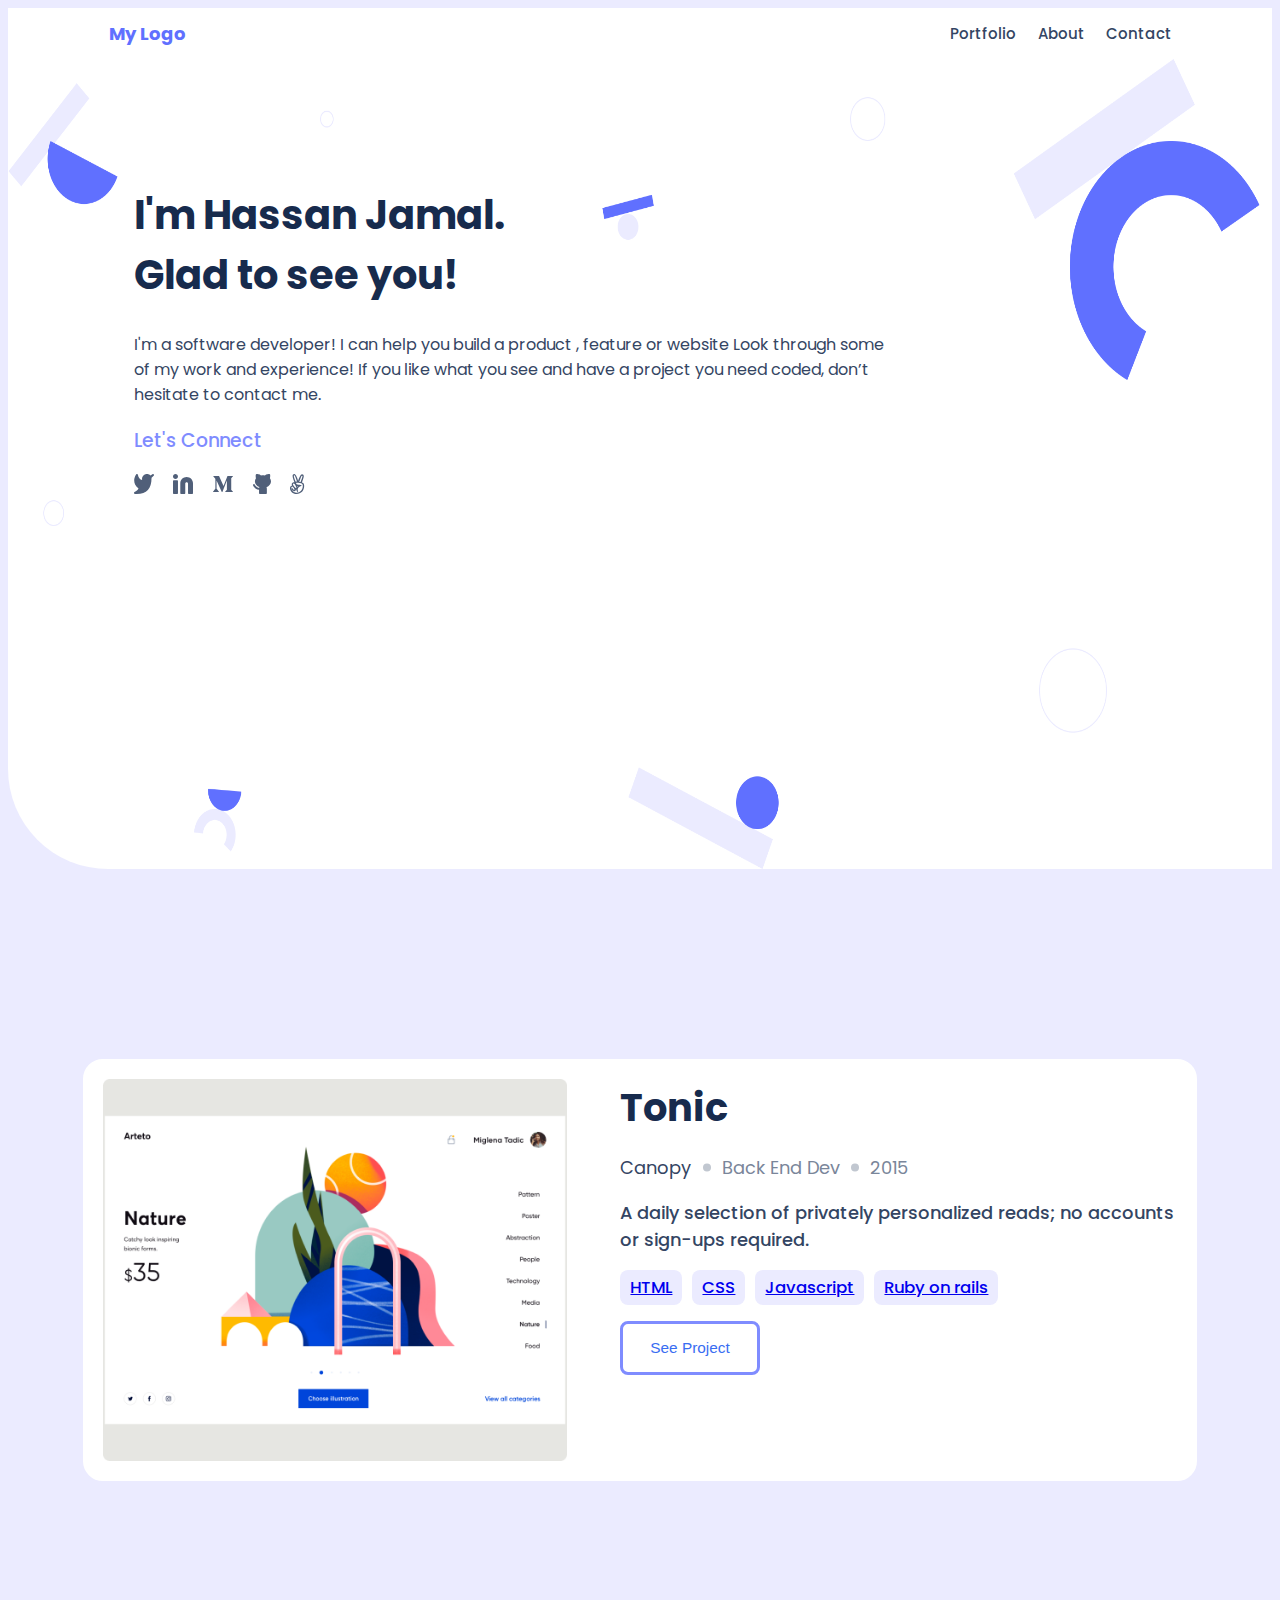
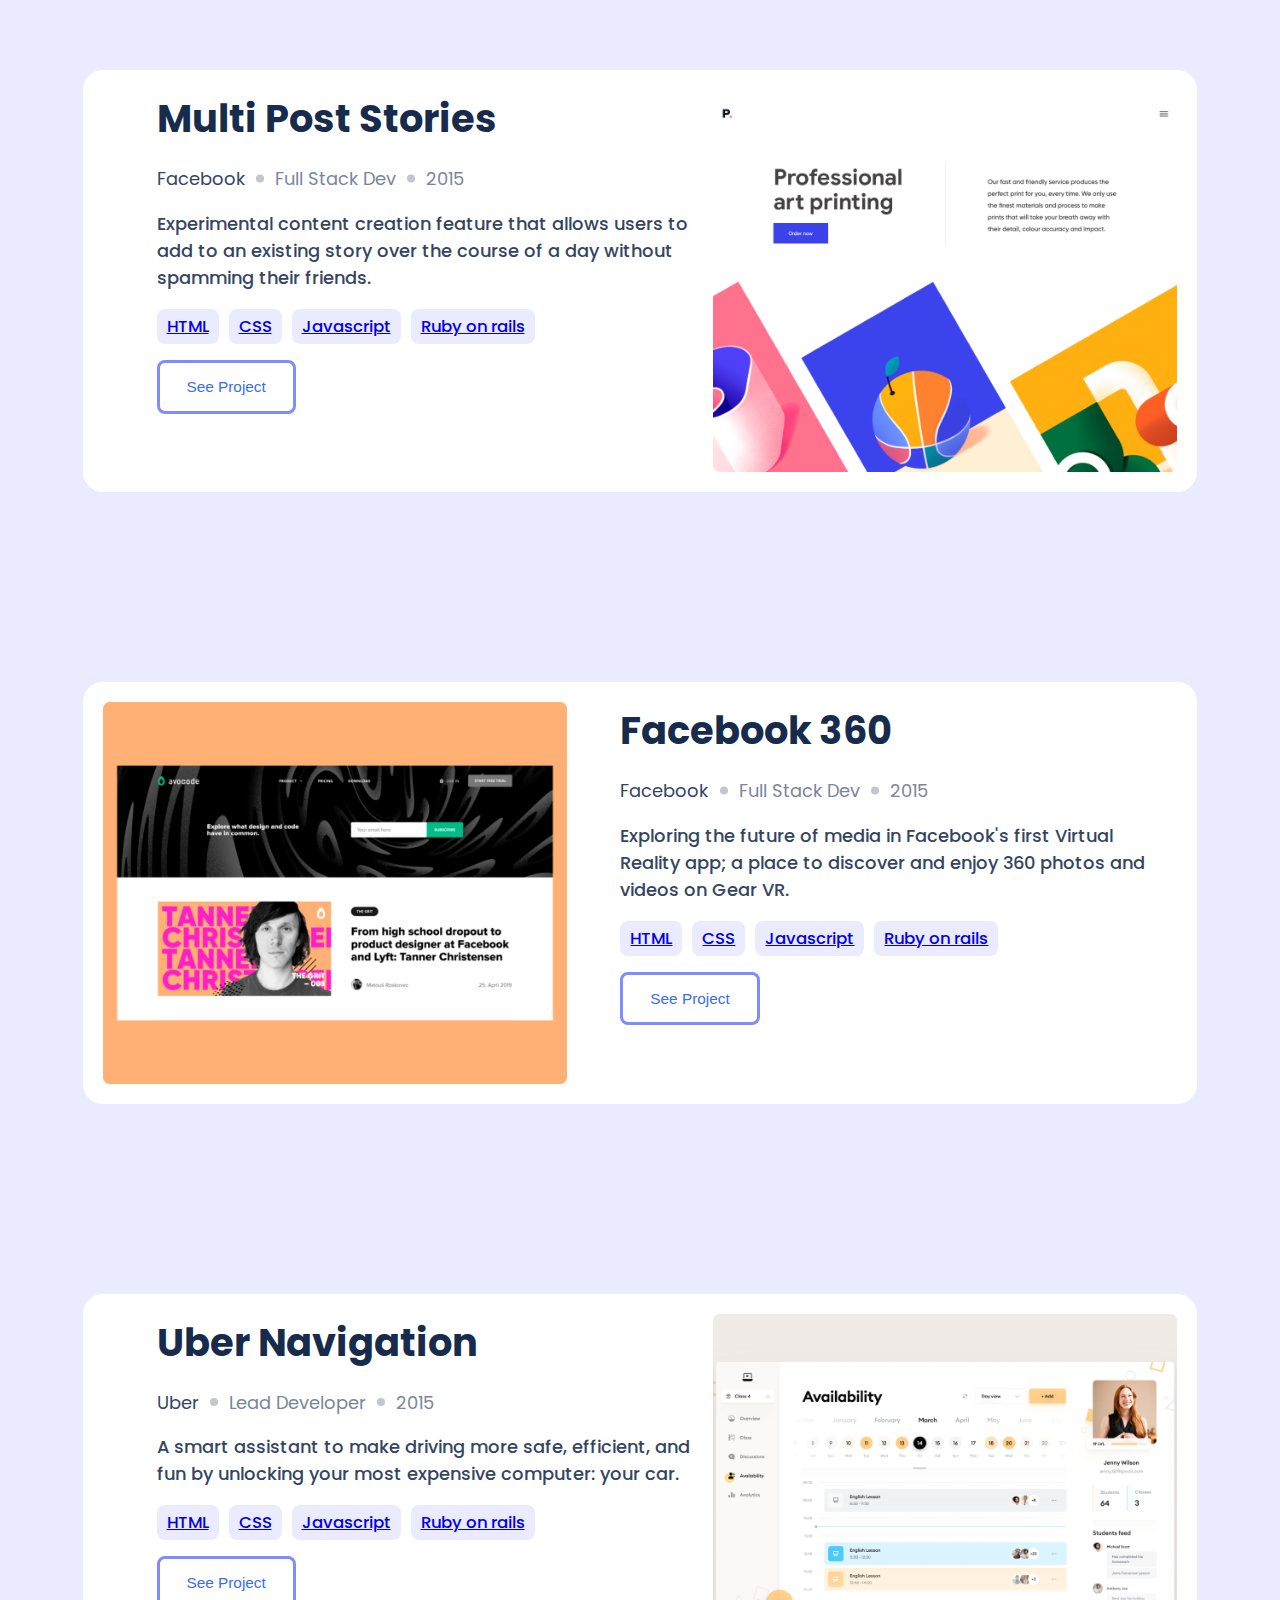
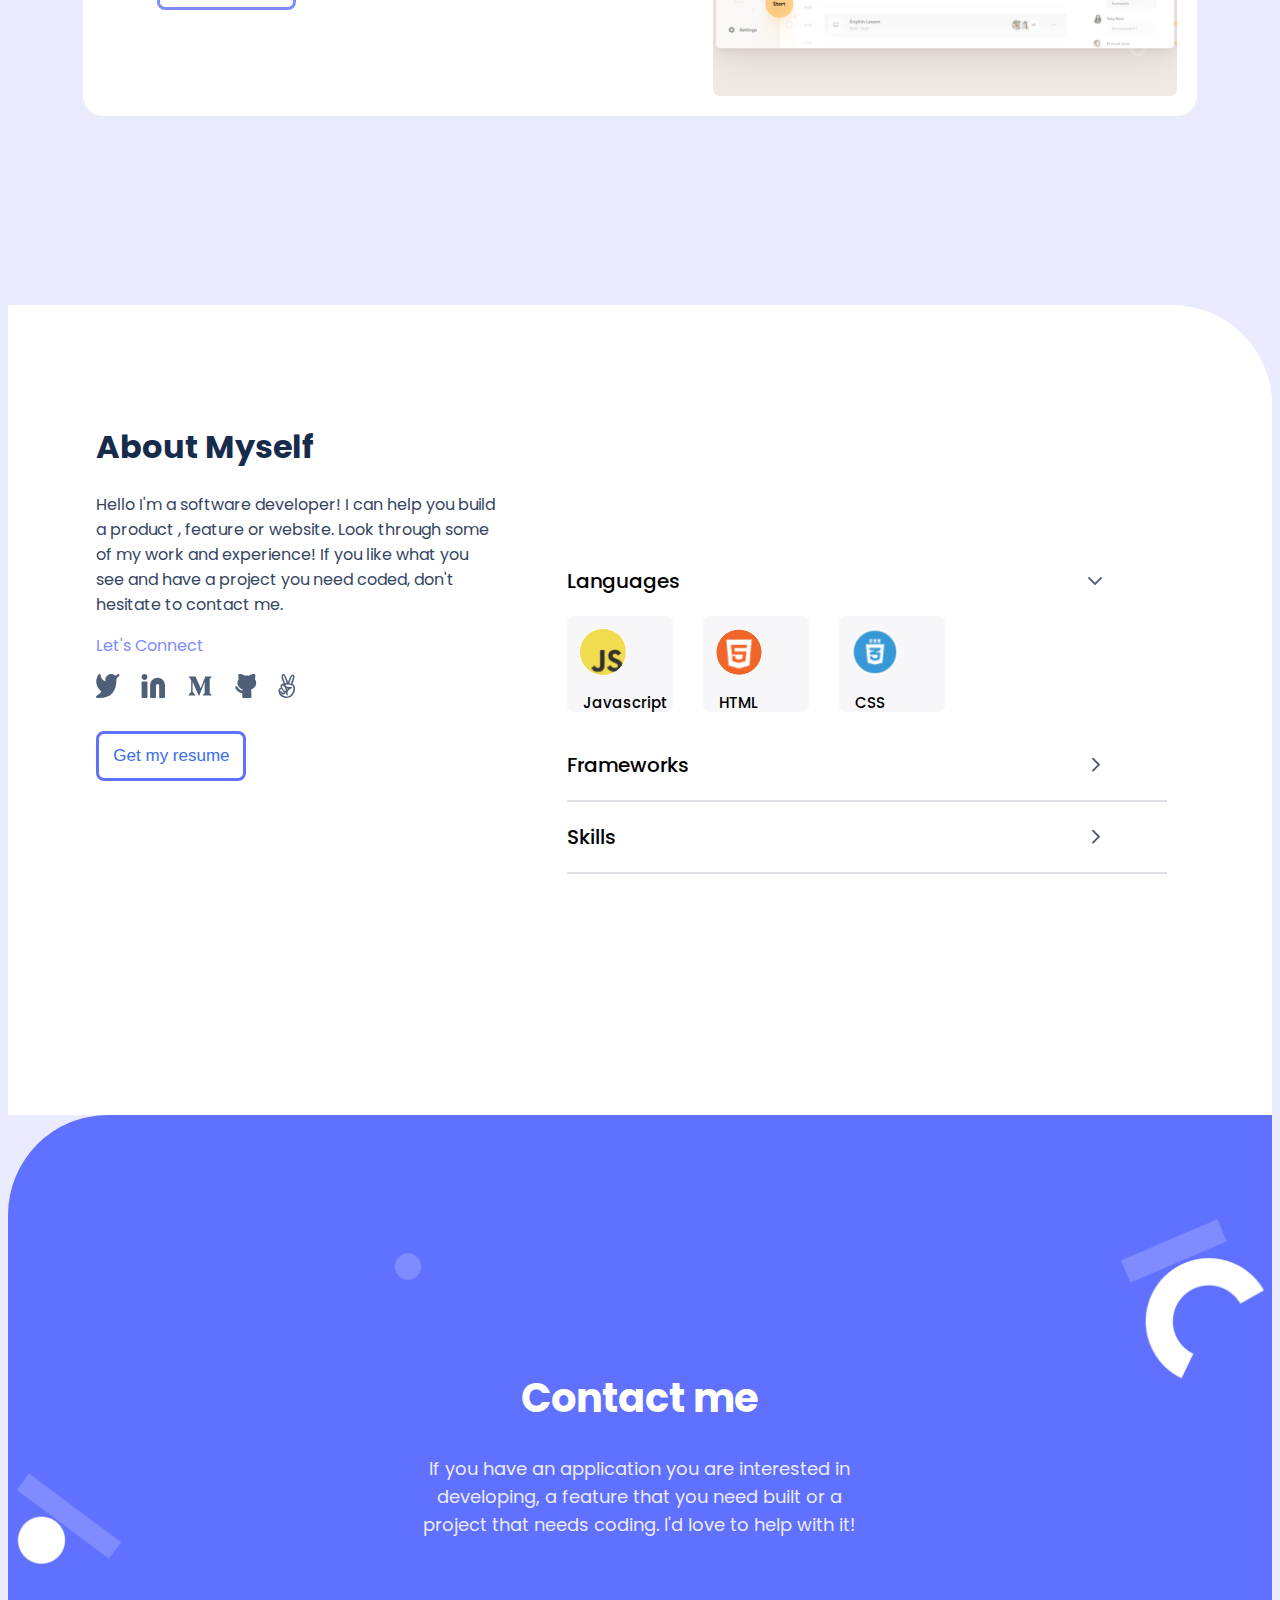
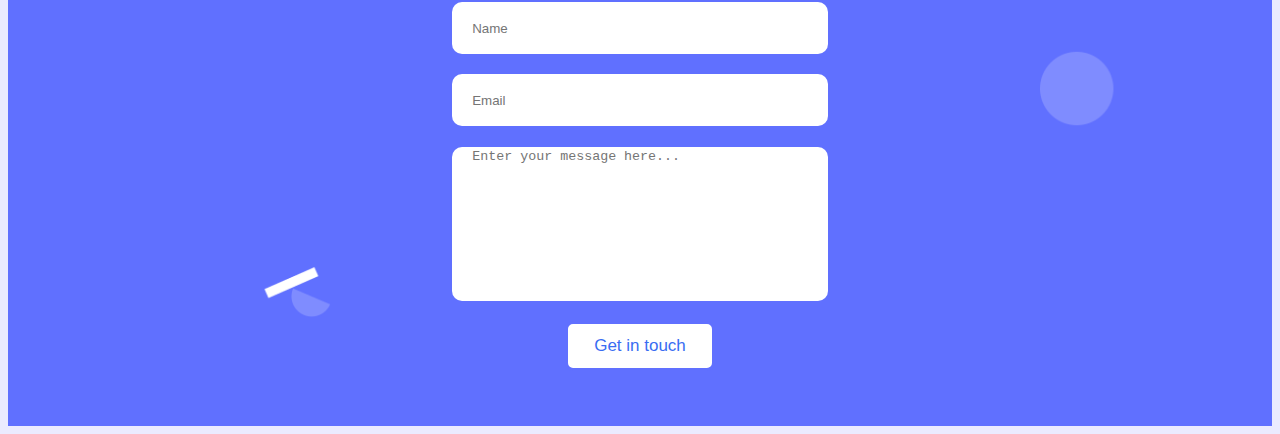
<file: index.html>
<!DOCTYPE html>
<html lang="en">
<head>
    <meta charset="UTF-8">
    <meta name="viewport" content="width=device-width, initialv-scale=1.0">
    <title>Portfolio</title>
    <link rel="stylesheet" href="./style.css">
</head>
<body>
    <div class="navbar">
        <h1 class="logo">My Logo</h1>
        <div class="pc-hide ham-menu" id="hamMenu">
            <div class="bar"></div>
            <div class="bar"></div>
            <div class="bar"></div>
        </div>   
        <img src="./Menu.svg" alt="menu icon" class="menu">
        <div class="navbar-links">
            <a href="#work-section" class="navbar-link">Portfolio</a>
            <a href="#about" class="navbar-link">About</a>
            <a href="#contact" class="navbar-link">Contact</a>
        </div>
    </div>
    <div class="HeadLine">
        <h1 class="intro">I'm Hassan Jamal. Glad to see you!</h1>
        <p class="para">I'm a software developer! I can help you build a product , feature or website Look through some of my work and experience! If you like what you see and have a project you need coded, don’t hesitate to contact me.</p>
        <h3 class="connect">Let's Connect</h3>
        <img src="./SocialMedia.svg" alt="Social Media Icons" class="lets-connect">
    </div>
    <div id="work-section" class="worksection">
        <div class="memo">
            <div class="img">
                <img class="mob-hide" src="./Desktop/Snapshoot1.png" alt="memo1">
                <img class="pc-hide" src="./Snapshoot1.png" alt="memo1">
            </div>
            <div class="AboutCard">
                <h1>Tonic</h1>
                <div class="techs">
                    <h3 class="tech-item no-margin">Canopy</h3>
                    <img src="./Counter.svg" alt="">
                    <h3 class="tech-item">Back End Dev</h3>
                    <img src="./Counter.svg" alt="">
                    <h3 class="tech-item">2015</h3>
                </div>
                <p>A daily selection of privately personalized reads; no accounts or sign-ups required.</p>
             <ul>
                        <li class="lang-list"><a href="https://html.spec.whatwg.org/multipage/">HTML</a></li>
                        <li class="lang-list margin"><a href="https://devdocs.io/css/">CSS</a></li>
                        <li class="lang-list margin"><a href="https://devdocs.io/javascript/">Javascript</a></li>
                        <li  class="mob-hide lang-list margin"><a href="https://guides.rubyonrails.org/">Ruby on rails</a></li>
                    </ul>
                <button class="project">See Project</button>
            </div>
        </div>
        <div class="memo reverse-memo">
            <div class="img">
                <img class="mob-hide" src="./Desktop/Snapshoot2.png" alt="memo2">
                <img class="pc-hide" src="./Snapshoot2.png" alt="memo2">
            </div>
            <div class="AboutCard">
                <h1 class="pc-hide">Multi Post Stories</h1>
                <h1 class="mob-hide">Multi Post Stories</h1>
                <div class="techs">
                    <h3 class="tech-item no-margin mob-hide">Facebook</h3>
                    <h3 class="tech-item no-margin pc-hide">Canopy</h3>
                    <img src="./Counter.svg" alt="">
                    <h3 class="tech-item pc-hide">Back End Dev</h3>
                    <h3 class="tech-item mob-hide">Full Stack Dev</h3>
                    <img src="./Counter.svg" alt="">
                    <h3 class="tech-item">2015</h3>
                </div>
                <p class="pc-hide">A daily selection of privately personalized reads; no accounts or sign-ups required.</p>
                <p class="mob-hide">Experimental content creation feature that allows users to add to an existing story over the course of a day without spamming their friends.</p>
                 <ul>
                        <li class="lang-list"><a href="https://html.spec.whatwg.org/multipage/">HTML</a></li>
                        <li class="lang-list margin"><a href="https://devdocs.io/css/">CSS</a></li>
                        <li class="lang-list margin"><a href="https://devdocs.io/javascript/">Javascript</a></li>
                        <li  class="mob-hide lang-list margin"><a href="https://guides.rubyonrails.org/">Ruby on rails</a></li>
                    </ul>
                <button class="project">See Project</button>
            </div>
        </div>
        <div class="memo">
            <div class="img">
                <img class="mob-hide" src="./Desktop/Snapshoot3.png" alt="memo3">
                <img class="pc-hide" src="./Snapshoot3.png" alt="memo3">
            </div>
            <div class="AboutCard">
                <h1 class="pc-hide">Tonic</h1>
                <h1 class="mob-hide">Facebook 360</h1>
                <div class="techs">
                    <h3 class="tech-item no-margin mob-hide">Facebook</h3>
                    <h3 class="tech-item no-margin pc-hide">Canopy</h3>
                    <img src="./Counter.svg" alt="">
                    <h3 class="tech-item pc-hide">Back End Dev</h3>
                    <h3 class="tech-item mob-hide">Full Stack Dev</h3>
                    <img src="./Counter.svg" alt="">
                    <h3 class="tech-item">2015</h3>
                </div>
                <p class="pc-hide">A daily selection of privately personalized reads; no accounts or sign-ups required.</p>
                <p class="mob-hide">Exploring the future of media in Facebook's first Virtual Reality app; a place to discover and enjoy 360 photos and videos on Gear VR.</p>
                 <ul>
                        <li class="lang-list"><a href="https://html.spec.whatwg.org/multipage/">HTML</a></li>
                        <li class="lang-list margin"><a href="https://devdocs.io/css/">CSS</a></li>
                        <li class="lang-list margin"><a href="https://devdocs.io/javascript/">Javascript</a></li>
                        <li  class="mob-hide lang-list margin"><a href="https://guides.rubyonrails.org/">Ruby on rails</a></li>
                    </ul>
                <button class="project">See Project</button>
            </div>
        </div>
        </div>
        <div class="memo reverse-memo">
            <div class="img">
                <img class="mob-hide" src="./Desktop/Snapshoot4.png" alt="memo4">
                <img class="pc-hide" src="./Snapshoot4.png" alt="memo4">
            </div>
            <div class="AboutCard">
                <h1 class="mob-hide">Uber Navigation</h1>
                <h1 class="pc-hide">Multi Post Stories</h1>
                <div class="techs">
                    <h3 class="tech-item no-margin pc-hide">Canopy</h3>
                    <h3 class="tech-item no-margin mob-hide">Uber</h3>
                    <img src="./Counter.svg" alt="">
                    <h3 class="tech-item pc-hide">Back End Dev</h3>
                    <h3 class="tech-item mob-hide">Lead Developer</h3>
                    <img src="./Counter.svg" alt="">
                    <h3 class="tech-item">2015</h3>
                </div>
                <p class="pc-hide">A daily selection of privately personalized reads; no accounts or sign-ups required.</p>
                <p class="mob-hide">A smart assistant to make driving more safe, efficient, and fun by unlocking your most expensive computer: your car.</p>
                  <ul>
                        <li class="lang-list"><a href="https://html.spec.whatwg.org/multipage/">HTML</a></li>
                        <li class="lang-list margin"><a href="https://devdocs.io/css/">CSS</a></li>
                        <li class="lang-list margin"><a href="https://devdocs.io/javascript/">Javascript</a></li>
                        <li  class="mob-hide lang-list margin"><a href="https://guides.rubyonrails.org/">Ruby on rails</a></li>
                    </ul>
                <button class="project">See Project</button>
            </div>
        </div>
    </div>
    <div id="about" class="skills">
        <div class="details">
            <h1>About Myself</h1>
            <p>Hello I'm a software developer! I can help you build a product , feature or website. Look through some of my work and experience! If you like what you see and have a project you need coded, don't hesitate to contact me.</p>
            <h3 class="connect-skills">Let's Connect</h3>
            <img src="./SocialMedia.svg" alt="social media icons" class="lets-connect-skills">
            <button class="resume" >Get my resume</button>
        </div>
        <div class="langs">
            <div class="list-header">
                <h3>Languages</h3>
                <img src="./arrowdown.svg" alt="arrow">
            </div>
            <div class="languages">
                <div class="lang-item">
                    <img src="./js.svg" alt="">
                    <h3>Javascript</h3>
                </div>
                <div class="lang-item">
                    <img src="./html.svg" alt="">
                    <h3>HTML</h3>
                </div>
                <div class="lang-item">
                    <img src="./css.svg" alt="">
                    <h3>CSS</h3>
                </div>
            </div>
            <div class="list-header border">
                <h3>Frameworks</h3>
                <img src="./arrow.svg" alt="arrow">
            </div>
            <div class="list-header border">
                <h3>Skills</h3>
                <img src="./arrow.svg" alt="arrow">
            </div>
        </div>
    </div>
    <div id="contact" class="contact-form">
        <h1>Contact me</h1>
        <p>If you have an application you are interested in developing, a feature that you need built or a project that needs coding. I'd love to help with it!</p>
        <form class="form" action="https://formspree.io/f/mqkvgqod" method="post">
            <input class="name" name="full-name" type="text" placeholder="Name" required>
            <input class="name" name="email" type="email" placeholder="Email" required>
            <textarea class="text" name="message" type="text" placeholder="Enter your message here..." required></textarea>
            <button class="submit">Get in touch</button>
        </form>
        <div class="footer"></div>
    </div>
</body>
</html>
</file>
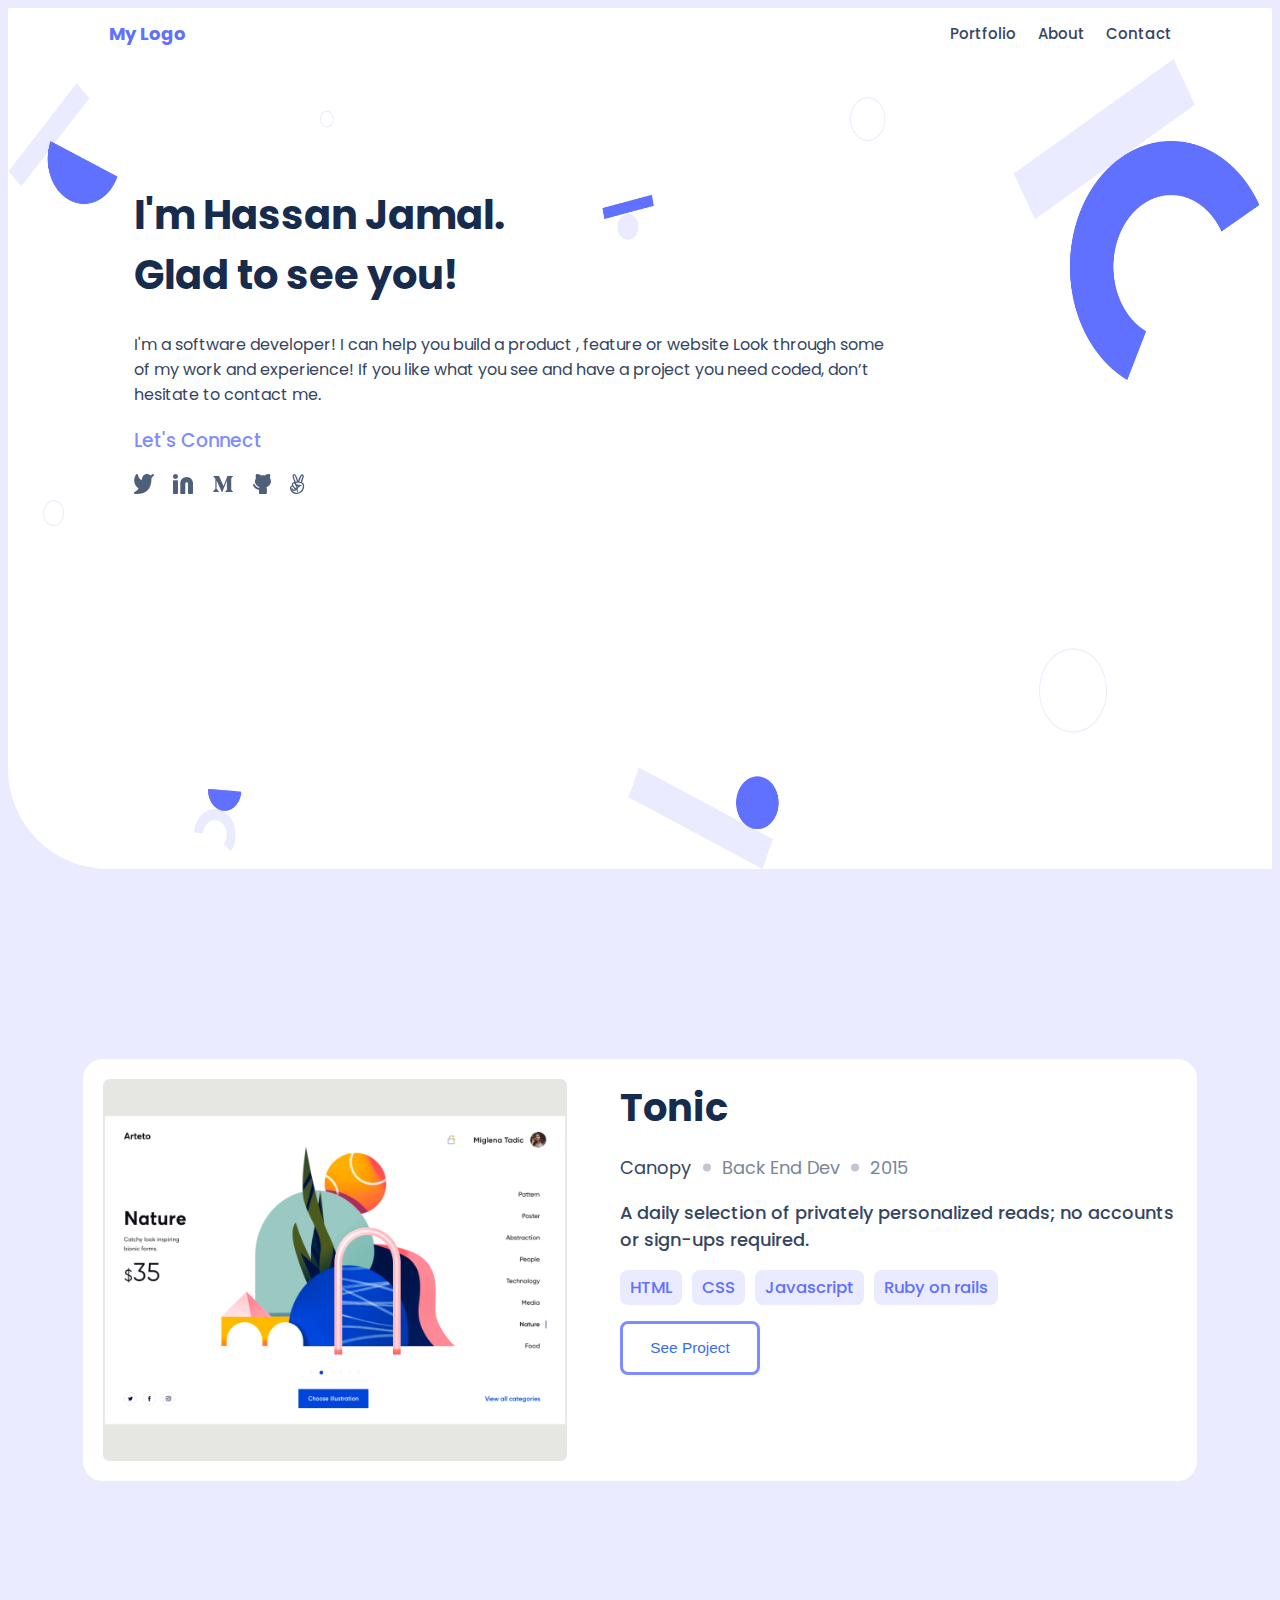
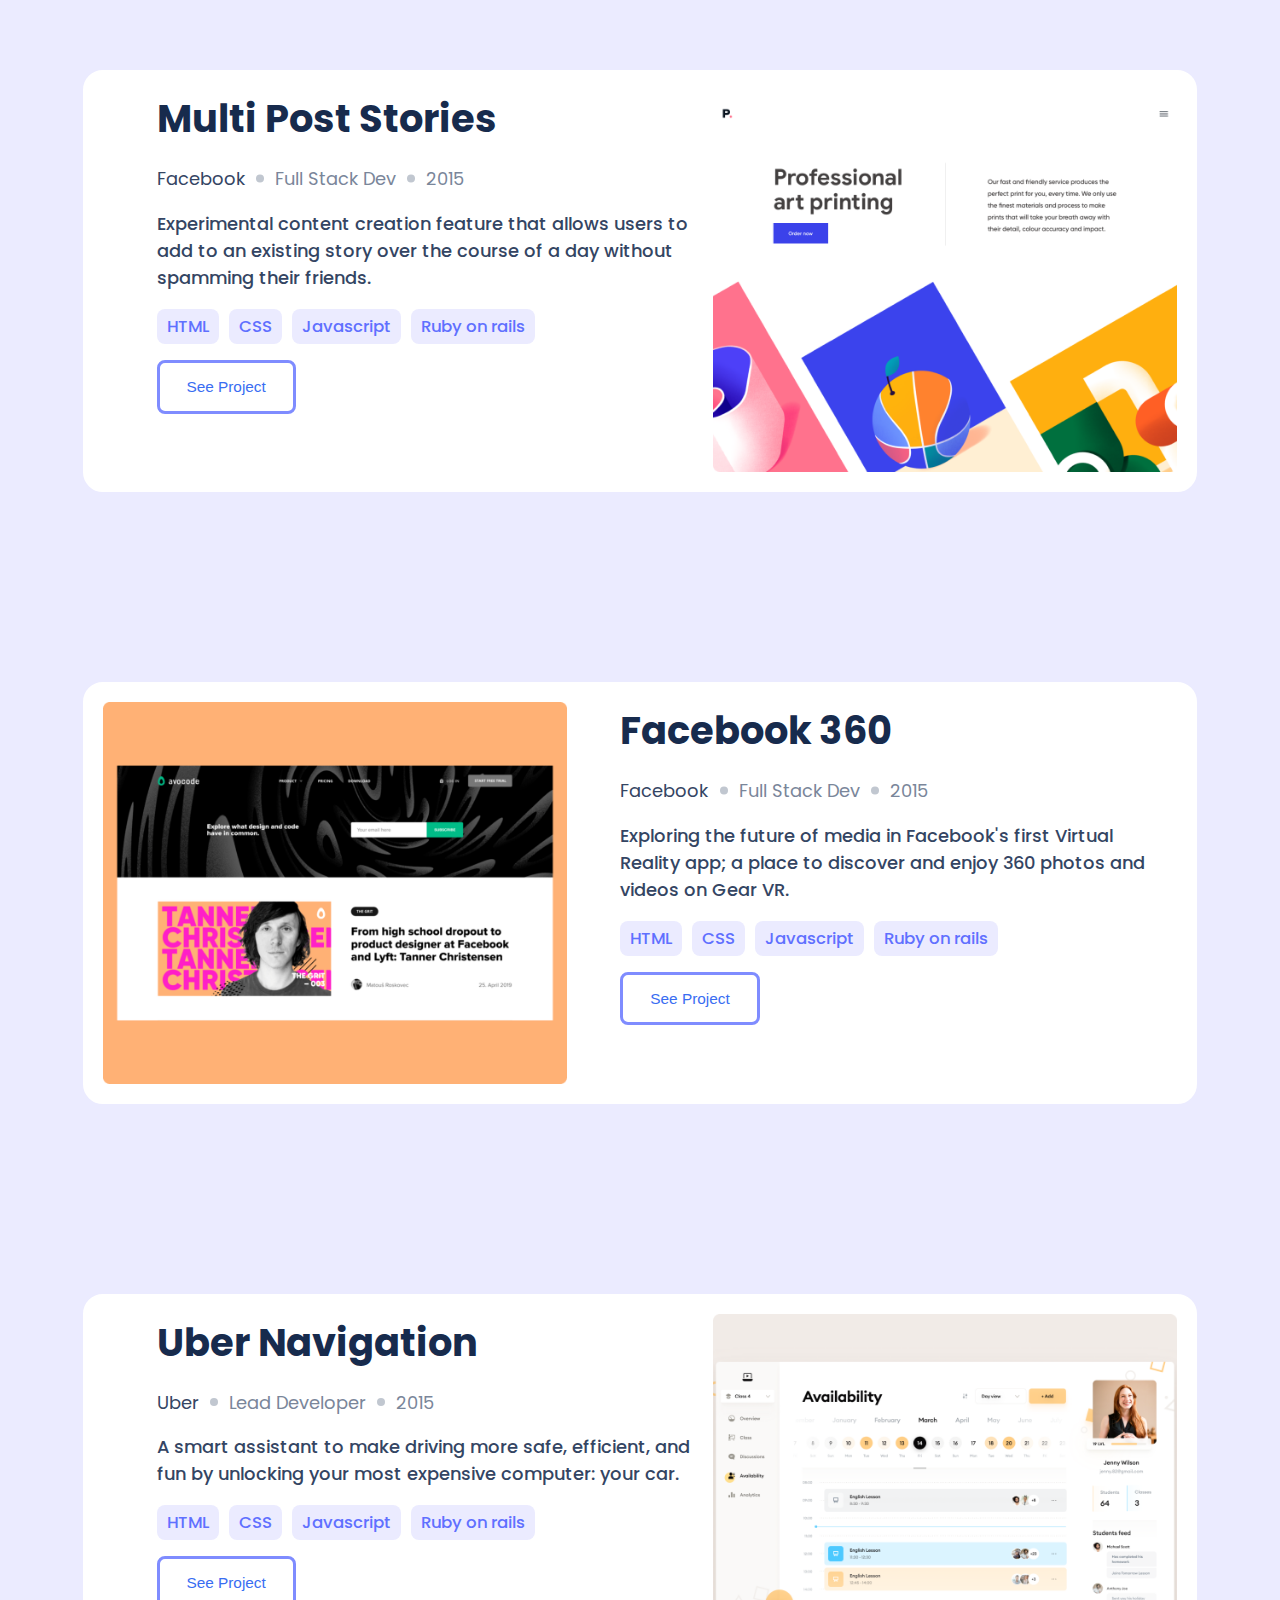
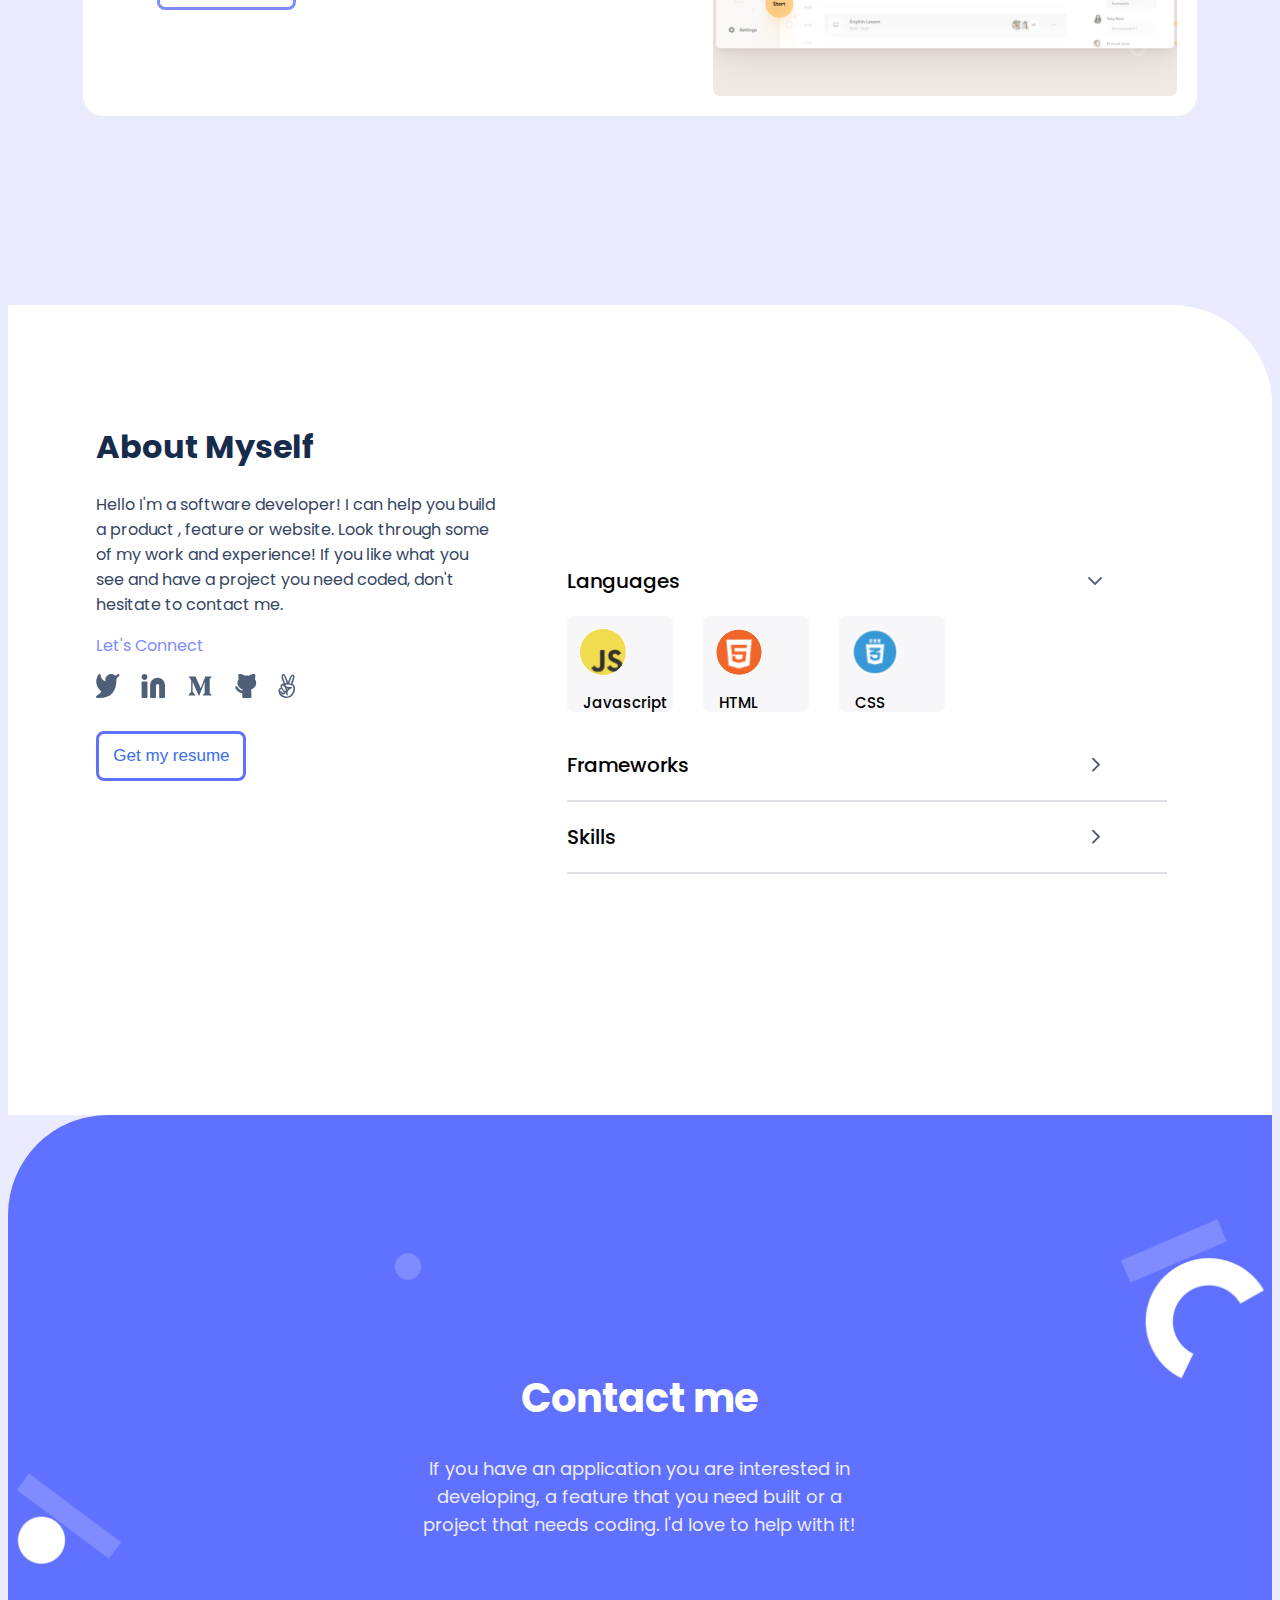
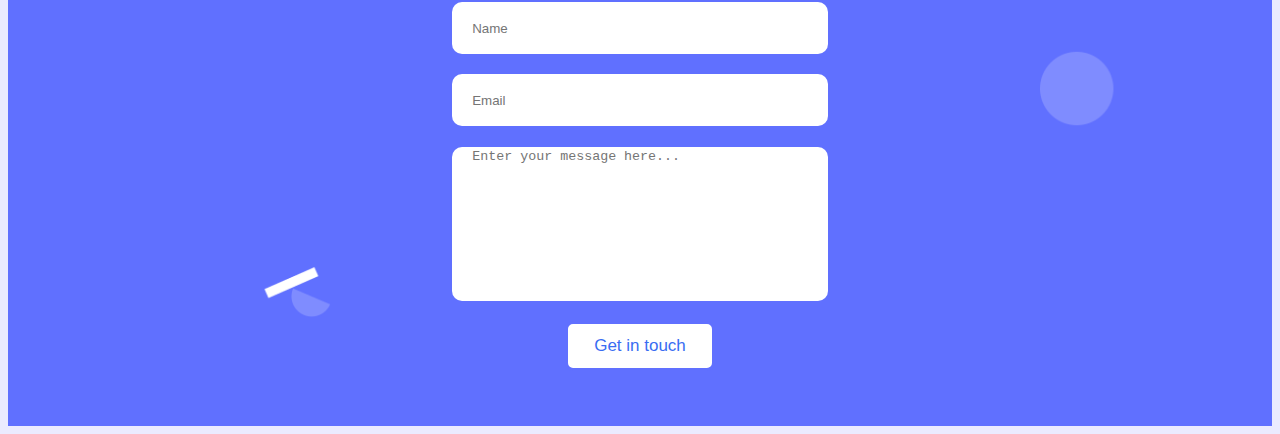
<file: portfolio.html>
<!DOCTYPE html>
<html lang="en">
<head>
    <meta charset="UTF-8">
    <meta name="viewport" content="width=device-width, initialv-scale=1.0">
    <title>Portfolio</title>
    <link rel="stylesheet" href="./mystyle.css">
</head>
<body>
    <div class="navbar">
        <h1 class="logo">My Logo</h1>
        <img src="./Menu.svg" alt="menu icon" class="menu">
        <div class="navbar-links">
            <a href="#work-section" class="navbar-link">Portfolio</a>
            <a href="#about" class="navbar-link">About</a>
            <a href="#contact" class="navbar-link">Contact</a>
        </div>
    </div>
    <div class="HeadLine">
        <h1 class="intro">I'm Hassan Jamal. Glad to see you!</h1>
        <p class="para">I'm a software developer! I can help you build a product , feature or website Look through some of my work and experience! If you like what you see and have a project you need coded, don’t hesitate to contact me.</p>
        <h3 class="connect">Let's Connect</h3>
        <img src="./SocialMedia.svg" alt="Social Media Icons" class="lets-connect">
    </div>
    <div id="work-section" class="worksection">
        <div class="memo">
            <div class="img">
                <img class="mob-hide" src="./Desktop/Snapshoot1.png" alt="memo1">
                <img class="pc-hide" src="./Snapshoot1.png" alt="memo1">
            </div>
            <div class="AboutCard">
                <h1>Tonic</h1>
                <div class="techs">
                    <h3 class="tech-item no-margin">Canopy</h3>
                    <img src="./Counter.svg" alt="">
                    <h3 class="tech-item">Back End Dev</h3>
                    <img src="./Counter.svg" alt="">
                    <h3 class="tech-item">2015</h3>
                </div>
                <p>A daily selection of privately personalized reads; no accounts or sign-ups required.</p>
                <ul>
                    <li class="lang-list">HTML</li>
                    <li class="lang-list margin">CSS</li>
                    <li class="lang-list margin">Javascript</li>
                    <li  class="mob-hide lang-list margin">Ruby on rails</li>
                </ul>
                <button class="project">See Project</button>
            </div>
        </div>
        <div class="memo reverse-memo">
            <div class="img">
                <img class="mob-hide" src="./Desktop/Snapshoot2.png" alt="memo2">
                <img class="pc-hide" src="./Snapshoot2.png" alt="memo2">
            </div>
            <div class="AboutCard">
                <h1 class="pc-hide">Multi Post Stories</h1>
                <h1 class="mob-hide">Multi Post Stories</h1>
                <div class="techs">
                    <h3 class="tech-item no-margin mob-hide">Facebook</h3>
                    <h3 class="tech-item no-margin pc-hide">Canopy</h3>
                    <img src="./Counter.svg" alt="">
                    <h3 class="tech-item pc-hide">Back End Dev</h3>
                    <h3 class="tech-item mob-hide">Full Stack Dev</h3>
                    <img src="./Counter.svg" alt="">
                    <h3 class="tech-item">2015</h3>
                </div>
                <p class="pc-hide">A daily selection of privately personalized reads; no accounts or sign-ups required.</p>
                <p class="mob-hide">Experimental content creation feature that allows users to add to an existing story over the course of a day without spamming their friends.</p>
                <ul>
                    <li class="lang-list">HTML</li>
                    <li class="lang-list margin">CSS</li>
                    <li class="lang-list margin">Javascript</li>
                    <li  class="mob-hide lang-list margin">Ruby on rails</li>
                </ul>
                <button class="project">See Project</button>
            </div>
        </div>
        <div class="memo">
            <div class="img">
                <img class="mob-hide" src="./Desktop/Snapshoot3.png" alt="memo3">
                <img class="pc-hide" src="./Snapshoot3.png" alt="memo3">
            </div>
            <div class="AboutCard">
                <h1 class="pc-hide">Tonic</h1>
                <h1 class="mob-hide">Facebook 360</h1>
                <div class="techs">
                    <h3 class="tech-item no-margin mob-hide">Facebook</h3>
                    <h3 class="tech-item no-margin pc-hide">Canopy</h3>
                    <img src="./Counter.svg" alt="">
                    <h3 class="tech-item pc-hide">Back End Dev</h3>
                    <h3 class="tech-item mob-hide">Full Stack Dev</h3>
                    <img src="./Counter.svg" alt="">
                    <h3 class="tech-item">2015</h3>
                </div>
                <p class="pc-hide">A daily selection of privately personalized reads; no accounts or sign-ups required.</p>
                <p class="mob-hide">Exploring the future of media in Facebook's first Virtual Reality app; a place to discover and enjoy 360 photos and videos on Gear VR.</p>
                <ul>
                    <li class="lang-list">HTML</li>
                    <li class="lang-list margin">CSS</li>
                    <li class="lang-list margin">Javascript</li>
                    <li  class="mob-hide lang-list margin">Ruby on rails</li>
                </ul>
                <button class="project">See Project</button>
            </div>
        </div>
        </div>
        <div class="memo reverse-memo">
            <div class="img">
                <img class="mob-hide" src="./Desktop/Snapshoot4.png" alt="memo4">
                <img class="pc-hide" src="./Snapshoot4.png" alt="memo4">
            </div>
            <div class="AboutCard">
                <h1 class="mob-hide">Uber Navigation</h1>
                <h1 class="pc-hide">Multi Post Stories</h1>
                <div class="techs">
                    <h3 class="tech-item no-margin pc-hide">Canopy</h3>
                    <h3 class="tech-item no-margin mob-hide">Uber</h3>
                    <img src="./Counter.svg" alt="">
                    <h3 class="tech-item pc-hide">Back End Dev</h3>
                    <h3 class="tech-item mob-hide">Lead Developer</h3>
                    <img src="./Counter.svg" alt="">
                    <h3 class="tech-item">2015</h3>
                </div>
                <p class="pc-hide">A daily selection of privately personalized reads; no accounts or sign-ups required.</p>
                <p class="mob-hide">A smart assistant to make driving more safe, efficient, and fun by unlocking your most expensive computer: your car.</p>
                <ul>
                    <li class="lang-list">HTML</li>
                    <li class="lang-list margin">CSS</li>
                    <li class="lang-list margin">Javascript</li>
                    <li  class="mob-hide lang-list margin">Ruby on rails</li>
                </ul>
                <button class="project">See Project</button>
            </div>
        </div>
    </div>
    <div id="about" class="skills">
        <div class="details">
            <h1>About Myself</h1>
            <p>Hello I'm a software developer! I can help you build a product , feature or website. Look through some of my work and experience! If you like what you see and have a project you need coded, don't hesitate to contact me.</p>
            <h3 class="connect-skills">Let's Connect</h3>
            <img src="./SocialMedia.svg" alt="social media icons" class="lets-connect-skills">
            <button class="resume" >Get my resume</button>
        </div>
        <div class="langs">
            <div class="list-header">
                <h3>Languages</h3>
                <img src="./arrowdown.svg" alt="arrow">
            </div>
            <div class="languages">
                <div class="lang-item">
                    <img src="./js.svg" alt="">
                    <h3>Javascript</h3>
                </div>
                <div class="lang-item">
                    <img src="./html.svg" alt="">
                    <h3>HTML</h3>
                </div>
                <div class="lang-item">
                    <img src="./css.svg" alt="">
                    <h3>CSS</h3>
                </div>
            </div>
            <div class="list-header border">
                <h3>Frameworks</h3>
                <img src="./arrow.svg" alt="arrow">
            </div>
            <div class="list-header border">
                <h3>Skills</h3>
                <img src="./arrow.svg" alt="arrow">
            </div>
        </div>
    </div>
    <div id="contact" class="contact-form">
        <h1>Contact me</h1>
        <p>If you have an application you are interested in developing, a feature that you need built or a project that needs coding. I'd love to help with it!</p>
        <form class="form" action="https://formspree.io/f/xleyodbz" method="post">
            <input class="name" name="full-name" type="text" placeholder="Name" required>
            <input class="name" name="email" type="email" placeholder="Email" required>
            <textarea class="text" name="message" type="text" placeholder="Enter your message here..." required></textarea>
            <button class="submit">Get in touch</button>
        </form>
        <div class="footer"></div>
    </div>
</body>
</html>
</file>
<file: style.css>
@import url('https://fonts.googleapis.com/css2?family=Poppins:wght@400;700&display=swap');

body {
  display: flex;
  font-family: 'Poppins', sans-serif;
  background-color: #ebebff;
  flex-direction: column;
}

.navbar {
  height: auto;
  justify-content: space-between;
  background-color: #fff;
  display: flex;
  width: 100%;
}

.navbar-links {
  display: none;
}

.logo {
  font-weight: 700;
  margin-left: 20px;
  font-size: 18px;
  color: #6070ff;
}

.menu {
  margin-right: 19px;
}

.HeadLine {
  background-size: cover;
  border-bottom-left-radius: 50px;
  background-color: #fff;
  width: 100%;
  height: auto;
  background-image: url(./header.png);
  background-repeat: no-repeat;
}

.intro {
  margin-left: 10%;
  margin-top: 25%;
  color: #172b4d;
  font-size: 40px;
  width: 70%;
}

.para {
  width: 85%;
  margin-left: 10%;
  font-size: 16px;
  color: #344563;
}

.connect {
  color: #7f8cff;
  margin-left: 10%;
  font-weight: 500;
}

.lets-connect {
  margin-left: 10%;
  margin-bottom: 16%;
}

.work-section {
  grid-template-rows: repeat(4, auto);
  width: 100%;
  height: auto;
  display: grid;
}

.memo {
  display: flex;
  flex-direction: column;
  background-color: white;
  border-radius: 15px;
  border: 20px solid white;
  margin-top: 150px;
  justify-items: center;
  align-items: center;
  margin-right: 5%;
  margin-left: 5%;
  transition: box-shadow 0.3s ease;
  height: auto;
  width: auto;
}

.memo:hover {
  box-shadow: 0 0 0 2px #a7aeef;
}

.img {
  height: 100%;
  display: flex;
  justify-content: center;
  width: 100%;
  margin: 0;
  overflow: hidden;
}

.img img {
  height: auto;
  max-width: 100%;
}

.AboutCard h1 {
  font-size: 7.2vw;
  font-weight: 700;
  align-self: flex-start;
  color: #172b4d;
  margin: 0;
  height: auto;
  width: auto;
}

.techs {
  display: flex;
  margin-bottom: 0;
  align-self: flex-start;
  width: 100%;
}

.tech-item {
  color: #7a869a;
  font-size: 3.7vw;
  font-weight: 600;
  margin-left: 2%;
}

.no-margin {
  margin-left: 0;
  color: #344563;
}

.techs img {
  margin-left: 2%;
}

.AboutCard p {
  color: #344563;
  font-size: 3.8vw;
  font-weight: 500;
  margin-top: 0;
}

.AboutCard ul {
  display: flex;
  align-self: flex-start;
  list-style: none;
  padding-left: 0;
}

.lang-list {
  align-self: flex-start;
  background-color: #ebebff;
  font-weight: 500;
  border-radius: 8px;
  font-size: 3vw;
  padding: 5px 10px;
  color: #6070ff;
}

.margin {
  margin-left: 5%;
}

.project {
  align-self: flex-start;
  height: 10vw;
  width: 30%;
  color: #396df2;
  background-color: white;
  padding: 2%;
  border-radius: 8px;
  font-size: 3.2vw;
  border: solid #6070ff;
}

.project:hover {
  cursor: pointer;
  background-color: #2d8bd4;
  color: #fff;
}

.project:active {
  background-color: #2230d2;
  color: #fff;
}

.skills {
  background-color: #fff;
  flex-direction: column;
  padding-left: 7%;
  height: auto;
  margin-top: 25%;
  display: flex;
  width: 93%;
}

.details {
  display: flex;
  flex-direction: column;
}

.details h1 {
  font-size: 40;
  color: #172b4d;
  font-weight: 700;
  align-self: flex-start;
  margin-top: 25%;
}

.details p {
  font-size: 16px;
  font-weight: 400;
  width: 85%;
  color: #344563;
}

.connect-skills {
  font-size: 16px;
  font-weight: 400;
  color: #7f8cff;
}

.lets-connect-skills {
  width: 200px;
}

.resume {
  align-self: flex-start;
  border: solid #6070ff;
  color: #396df2;
  background-color: white;
  margin-top: 2%;
  height: 50px;
  width: 150px;
  border-radius: 8px;
  font-size: 17px;
}

.resume:hover {
  cursor: pointer;
  background-color: #2d8bd4;
  color: #fff;
}

.resume:active {
  background-color: #2230d2;
  color: #fff;
}

.langs {
  display: flex;
  flex-direction: column;
}

.list-header {
  display: flex;
  justify-content: space-between;
}

.list-header h3 {
  font-size: 20px;
  font-weight: 500;
}

.list-header img {
  margin-right: 10%;
}

.languages {
  display: flex;
  flex-direction: column;
}

.lang-item {
  display: flex;
  padding: 2%;
  margin-bottom: 3%;
  background-color: #f7f7f9;
  border-radius: 8px;
  width: 85%;
}

.lang-item h3 {
  font-size: 15px;
  font-weight: 500;
  margin-left: 5%;
}

.border {
  border-bottom: 2px solid #dfe1e6;
}

.contact-form {
  background-image: url(./formbackground.png);
  background-color: #6070ff;
  border-top-left-radius: 50px;
  display: flex;
  flex-direction: column;
  align-items: center;
  background-repeat: no-repeat;
  background-size: 50%;
  background-position: right;
  height: auto;
  width: auto;
}

.contact-form h1 {
  color: #fff;
  margin-top: 20%;
  font-size: 40px;
  font-weight: 700;
}

.contact-form p {
  font-size: 18px;
  text-align: center;
  line-height: 28px;
  font-weight: 400;
  color: #ebebff;
  margin: 0 10%;
}

.form {
  display: flex;
  flex-direction: column;
  margin-top: 10%;
  width: 80%;
}

.name,
.text {
  width: 94%;
  margin-bottom: 7%;
  padding-left: 5%;
  height: 50px;
  border-radius: 10px;
  border: transparent;
  align-self: center;
}

.text {
  height: 150px;
  resize: none;
}

.submit {
  align-self: flex-start;
  font-size: 17px;
  border: solid #6070ff;
  color: #396df2;
  background-color: white;
  margin-top: 2%;
  height: 50px;
  width: 150px;
  border-radius: 8px;
}

.submit:hover {
  cursor: pointer;
  background-color: #2230d2;
  color: #fff;
}

.submit:active {
  background-color: #2d8bd4;
  color: #fff;
}

.footer {
  background: #0d151e;
  width: 30%;
  height: 5px;
  border-radius: 10px;
  margin: 2% 0;
}

@media only screen and (min-width: 768px) {
  .memo {
    flex-direction: row;
    height: auto;
    border-radius: 20px;
    width: 85%;
    margin: 15% auto 0;
  }

  @media only screen and (max-width: 768px) {
    .mob-hide {
      display: none;
    }
  }

  .pc-hide {
    display: none;
  }

  .img {
    height: 100%;
    width: 50%;
    margin: 0;
    overflow: hidden;
  }

  .img img {
    height: auto;
    max-width: 100%;
  }

  .project {
    font-size: 1.2vw;
    border: solid #7f8cff;
    height: 4.2vw;
    width: 25%;
  }

  .AboutCard {
    margin-left: 5%;
    margin-top: 0;
    align-self: self-start;
    height: auto;
    width: 60%;
  }

  .AboutCard h1 {
    font-size: 3vw;
    height: auto;
    width: auto;
  }

  .AboutCard p {
    font-size: 1.4vw;
    height: auto;
    width: auto;
  }

  .lang-list {
    font-size: 1.3vw;
  }

  .tech-item {
    font-size: 1.4vw;
    font-weight: 400;
  }

  .margin {
    margin-left: 10px;
  }

  .reverse-memo {
    flex-direction: row-reverse;
    justify-content: space-around;
  }

  .HeadLine {
    background-image: url(./Desktop/headerbackground.png);
    background-size: 100% 100%;
    background-repeat: no-repeat;
    height: 90vh;
    border-bottom-left-radius: 100px;
  }

  .intro {
    margin-top: 10%;
    width: 30%;
  }

  .para {
    width: 60%;
  }

  .logo {
    margin-left: 8%;
  }

  .menu {
    margin-right: 8%;
    display: none;
  }

  .skills {
    flex-direction: row;
    border-top-right-radius: 100px;
    margin-top: 15%;
  }

  .details {
    width: 40%;
    height: 90vh;
  }

  .details p {
    margin-top: 0;
  }

  .connect-skills {
    margin-top: 0;
  }

  .resume {
    margin-top: 7%;
  }

  .languages {
    flex-direction: row;
  }

  .list-header {
    width: 600px;
  }

  .langs {
    justify-content: center;
  }

  .lang-item {
    width: 82px;
    height: 72px;
    margin-right: 5%;
    flex-direction: column;
  }

  .lang-item img {
    height: 48px;
    width: 48px;
  }

  .contact-form p {
    width: 35%;
  }

  .name,
  .text {
    width: 35%;
    margin-bottom: 2%;
    padding-left: 2%;
  }

  .form {
    margin-top: 5%;
  }

  .submit {
    align-self: center;
    margin-top: 0;
  }

  .footer {
    width: 0;
  }

  .contact-form {
    background-image: url(./Desktop/contactdesktop.png);
    background-position: center;
    background-size: 100%;
    background-repeat: no-repeat;
    border-top-left-radius: 100px;
  }

  .navbar-links {
    display: flex;
    align-self: center;
    margin-right: 13%;
  }

  .navbar-link {
    margin-left: 12%;
    font-size: 15px;
    font-weight: 500;
    color: #344563;
    text-decoration: none;
  }

  .navbar {
    position: sticky;
    top: 0;
    z-index: 100;
  }
}
</file>
<file: mystyle.css>
@import url('https://fonts.googleapis.com/css2?family=Poppins:wght@400;700&display=swap');

body {
  display: flex;
  font-family: 'Poppins', sans-serif;
  background-color: #ebebff;
  flex-direction: column;
}

.navbar {
  height: auto;
  justify-content: space-between;
  background-color: #fff;
  display: flex;
  width: 100%;
}

.navbar-links {
  display: none;
}

.logo {
  font-weight: 700;
  margin-left: 20px;
  font-size: 18px;
  color: #6070ff;
}

.menu {
  margin-right: 19px;
}

.HeadLine {
  background-size: cover;
  border-bottom-left-radius: 50px;
  background-color: #fff;
  width: 100%;
  height: auto;
  background-image: url(./header.png);
  background-repeat: no-repeat;
}

.intro {
  margin-left: 10%;
  margin-top: 25%;
  color: #172b4d;
  font-size: 40px;
  width: 70%;
}

.para {
  width: 85%;
  margin-left: 10%;
  font-size: 16px;
  color: #344563;
}

.connect {
  color: #7f8cff;
  margin-left: 10%;
  font-weight: 500;
}

.lets-connect {
  margin-left: 10%;
  margin-bottom: 16%;
}

.work-section {
  grid-template-rows: repeat(4, auto);
  width: 100%;
  height: auto;
  display: grid;
}

.memo {
  display: flex;
  flex-direction: column;
  background-color: white;
  border-radius: 15px;
  border: 20px solid white;
  margin-top: 150px;
  justify-items: center;
  align-items: center;
  margin-right: 5%;
  margin-left: 5%;
  transition: box-shadow 0.3s ease;
  height: auto;
  width: auto;
}

.memo:hover {
  box-shadow: 0 0 0 2px #a7aeef;
}

.img {
  height: 100%;
  display: flex;
  justify-content: center;
  width: 100%;
  margin: 0;
  overflow: hidden;
}

.img img {
  height: auto;
  max-width: 100%;
}

.AboutCard h1 {
  font-size: 7.2vw;
  font-weight: 700;
  align-self: flex-start;
  color: #172b4d;
  margin: 0;
  height: auto;
  width: auto;
}

.techs {
  display: flex;
  margin-bottom: 0;
  align-self: flex-start;
  width: 100%;
}

.tech-item {
  color: #7a869a;
  font-size: 3.7vw;
  font-weight: 600;
  margin-left: 2%;
}

.no-margin {
  margin-left: 0;
  color: #344563;
}

.techs img {
  margin-left: 2%;
}

.AboutCard p {
  color: #344563;
  font-size: 3.8vw;
  font-weight: 500;
  margin-top: 0;
}

.AboutCard ul {
  display: flex;
  align-self: flex-start;
  list-style: none;
  padding-left: 0;
}

.lang-list {
  align-self: flex-start;
  background-color: #ebebff;
  font-weight: 500;
  border-radius: 8px;
  font-size: 3vw;
  padding: 5px 10px;
  color: #6070ff;
}

.margin {
  margin-left: 5%;
}

.project {
  align-self: flex-start;
  height: 10vw;
  width: 30%;
  color: #396df2;
  background-color: white;
  padding: 2%;
  border-radius: 8px;
  font-size: 3.2vw;
  border: solid #6070ff;
}

.project:hover {
  cursor: pointer;
  background-color: #2d8bd4;
  color: #fff;
}

.project:active {
  background-color: #2230d2;
  color: #fff;
}

.skills {
  background-color: #fff;
  flex-direction: column;
  padding-left: 7%;
  height: auto;
  margin-top: 25%;
  display: flex;
  width: 93%;
}

.details {
  display: flex;
  flex-direction: column;
}

.details h1 {
  font-size: 40;
  color: #172b4d;
  font-weight: 700;
  align-self: flex-start;
  margin-top: 25%;
}

.details p {
  font-size: 16px;
  font-weight: 400;
  width: 85%;
  color: #344563;
}

.connect-skills {
  font-size: 16px;
  font-weight: 400;
  color: #7f8cff;
}

.lets-connect-skills {
  width: 200px;
}

.resume {
  align-self: flex-start;
  border: solid #6070ff;
  color: #396df2;
  background-color: white;
  margin-top: 2%;
  height: 50px;
  width: 150px;
  border-radius: 8px;
  font-size: 17px;
}

.resume:hover {
  cursor: pointer;
  background-color: #2d8bd4;
  color: #fff;
}

.resume:active {
  background-color: #2230d2;
  color: #fff;
}

.langs {
  display: flex;
  flex-direction: column;
}

.list-header {
  display: flex;
  justify-content: space-between;
}

.list-header h3 {
  font-size: 20px;
  font-weight: 500;
}

.list-header img {
  margin-right: 10%;
}

.languages {
  display: flex;
  flex-direction: column;
}

.lang-item {
  display: flex;
  padding: 2%;
  margin-bottom: 3%;
  background-color: #f7f7f9;
  border-radius: 8px;
  width: 85%;
}

.lang-item h3 {
  font-size: 15px;
  font-weight: 500;
  margin-left: 5%;
}

.border {
  border-bottom: 2px solid #dfe1e6;
}

.contact-form {
  background-image: url(./formbackground.png);
  background-color: #6070ff;
  border-top-left-radius: 50px;
  display: flex;
  flex-direction: column;
  align-items: center;
  background-repeat: no-repeat;
  background-size: 50%;
  background-position: right;
  height: auto;
  width: auto;
}

.contact-form h1 {
  color: #fff;
  margin-top: 20%;
  font-size: 40px;
  font-weight: 700;
}

.contact-form p {
  font-size: 18px;
  text-align: center;
  line-height: 28px;
  font-weight: 400;
  color: #ebebff;
  margin: 0 10%;
}

.form {
  display: flex;
  flex-direction: column;
  margin-top: 10%;
  width: 80%;
}

.name,
.text {
  width: 94%;
  margin-bottom: 7%;
  padding-left: 5%;
  height: 50px;
  border-radius: 10px;
  border: transparent;
  align-self: center;
}

.text {
  height: 150px;
  resize: none;
}

.submit {
  align-self: flex-start;
  font-size: 17px;
  border: solid #6070ff;
  color: #396df2;
  background-color: white;
  margin-top: 2%;
  height: 50px;
  width: 150px;
  border-radius: 8px;
}

.submit:hover {
  cursor: pointer;
  background-color: #2230d2;
  color: #fff;
}

.submit:active {
  background-color: #2d8bd4;
  color: #fff;
}

.footer {
  background: #0d151e;
  width: 30%;
  height: 5px;
  border-radius: 10px;
  margin: 2% 0;
}

@media only screen and (min-width: 768px) {
  .memo {
    flex-direction: row;
    height: auto;
    border-radius: 20px;
    width: 85%;
    margin: 15% auto 0;
  }

  @media only screen and (max-width: 768px) {
    .mob-hide {
      display: none;
    }
  }

  .pc-hide {
    display: none;
  }

  .img {
    height: 100%;
    width: 50%;
    margin: 0;
    overflow: hidden;
  }

  .img img {
    height: auto;
    max-width: 100%;
  }

  .project {
    font-size: 1.2vw;
    border: solid #7f8cff;
    height: 4.2vw;
    width: 25%;
  }

  .AboutCard {
    margin-left: 5%;
    margin-top: 0;
    align-self: self-start;
    height: auto;
    width: 60%;
  }

  .AboutCard h1 {
    font-size: 3vw;
    height: auto;
    width: auto;
  }

  .AboutCard p {
    font-size: 1.4vw;
    height: auto;
    width: auto;
  }

  .lang-list {
    font-size: 1.3vw;
  }

  .tech-item {
    font-size: 1.4vw;
    font-weight: 400;
  }

  .margin {
    margin-left: 10px;
  }

  .reverse-memo {
    flex-direction: row-reverse;
    justify-content: space-around;
  }

  .HeadLine {
    background-image: url(./Desktop/headerbackground.png);
    background-size: 100% 100%;
    background-repeat: no-repeat;
    height: 90vh;
    border-bottom-left-radius: 100px;
  }

  .intro {
    margin-top: 10%;
    width: 30%;
  }

  .para {
    width: 60%;
  }

  .logo {
    margin-left: 8%;
  }

  .menu {
    margin-right: 8%;
    display: none;
  }

  .skills {
    flex-direction: row;
    border-top-right-radius: 100px;
    margin-top: 15%;
  }

  .details {
    width: 40%;
    height: 90vh;
  }

  .details p {
    margin-top: 0;
  }

  .connect-skills {
    margin-top: 0;
  }

  .resume {
    margin-top: 7%;
  }

  .languages {
    flex-direction: row;
  }

  .list-header {
    width: 600px;
  }

  .langs {
    justify-content: center;
  }

  .lang-item {
    width: 82px;
    height: 72px;
    margin-right: 5%;
    flex-direction: column;
  }

  .lang-item img {
    height: 48px;
    width: 48px;
  }

  .contact-form p {
    width: 35%;
  }

  .name,
  .text {
    width: 35%;
    margin-bottom: 2%;
    padding-left: 2%;
  }

  .form {
    margin-top: 5%;
  }

  .submit {
    align-self: center;
    margin-top: 0;
  }

  .footer {
    width: 0;
  }

  .contact-form {
    background-image: url(./Desktop/contactdesktop.png);
    background-position: center;
    background-size: 100%;
    background-repeat: no-repeat;
    border-top-left-radius: 100px;
  }

  .navbar-links {
    display: flex;
    align-self: center;
    margin-right: 13%;
  }

  .navbar-link {
    margin-left: 12%;
    font-size: 15px;
    font-weight: 500;
    color: #344563;
    text-decoration: none;
  }

  .navbar {
    position: sticky;
    top: 0;
    z-index: 100;
  }
}
</file>
